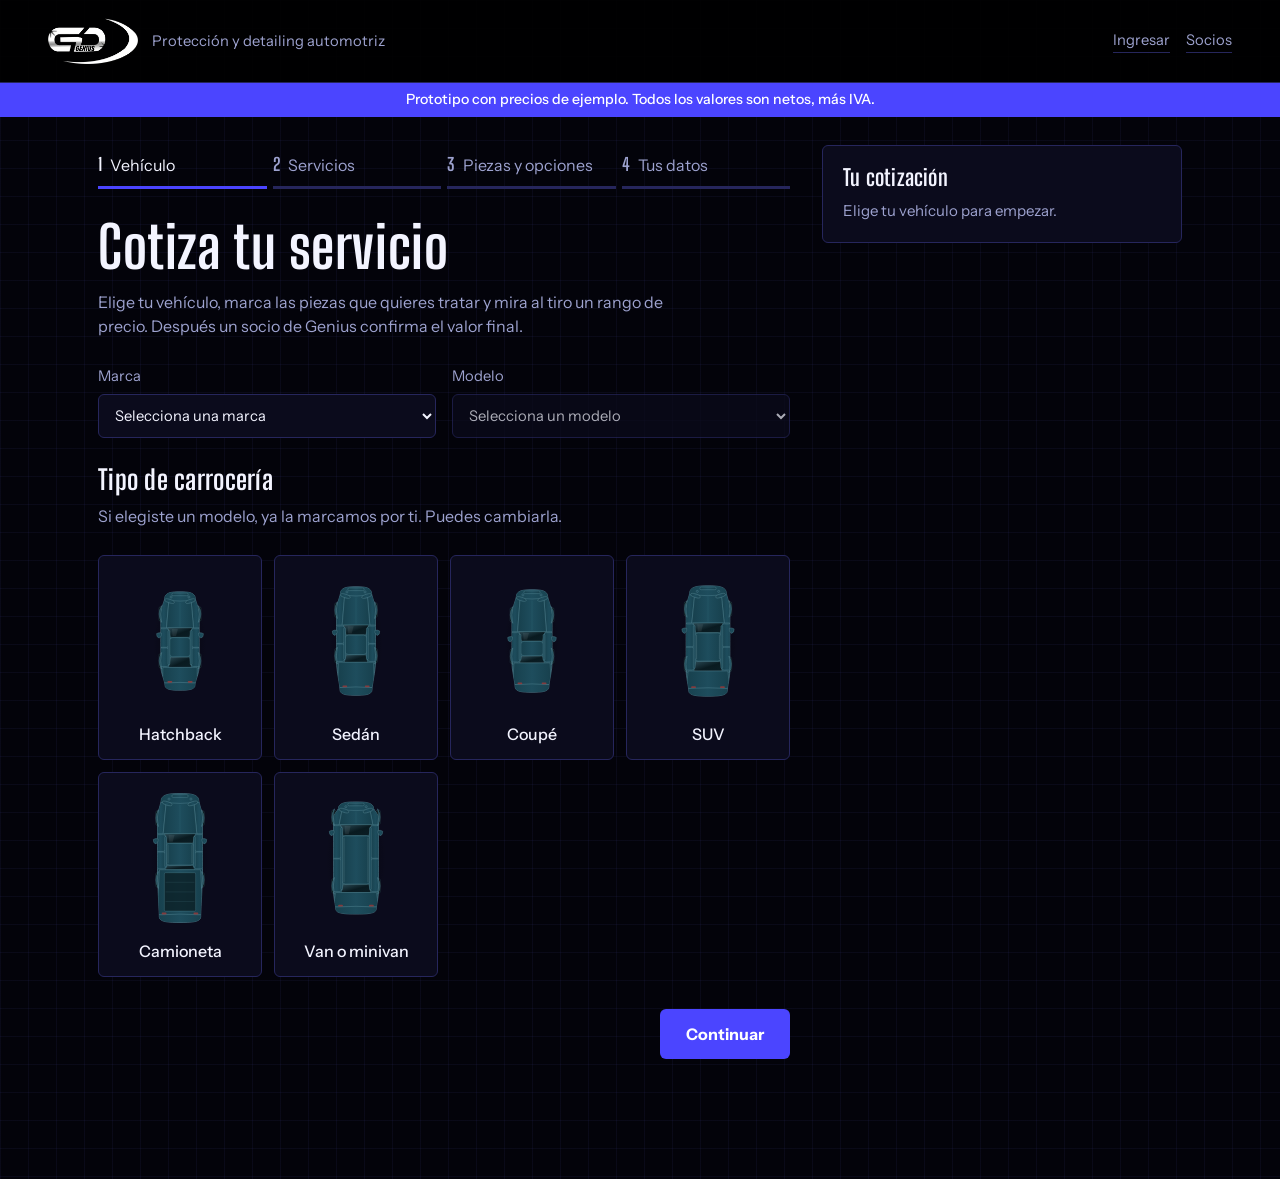
<file: index.html>
<!DOCTYPE html>
<html lang="es">
<head>
  <meta charset="utf-8">
  <meta name="viewport" content="width=device-width, initial-scale=1">
  <title>Cotiza tu servicio | Genius</title>
  <link rel="preconnect" href="https://fonts.googleapis.com">
  <link rel="preconnect" href="https://fonts.gstatic.com" crossorigin>
  <link href="https://fonts.googleapis.com/css2?family=Big+Shoulders+Display:wght@600;700;800&family=Instrument+Sans:wght@400;500;600;700&display=swap" rel="stylesheet">
  <link rel="stylesheet" href="css/cliente.css">
  <link rel="icon" type="image/png" href="img/favicon.png">
</head>
<body>
  <header class="top">
    <div class="marca"><img class="marca-logo" src="img/logo-genius.png" alt="Genius"><span>Protección y detailing automotriz</span></div>
    <nav class="top-links"><a class="admin-link" id="cuentaLink" href="cuenta.html">Mi cuenta</a><a class="admin-link" href="admin.html">Socios</a></nav>
  </header>
  <div class="aviso" id="aviso"></div>

  <main class="layout">
    <section class="principal" aria-live="polite">
      <nav class="pasos" id="pasos" aria-label="Pasos de la cotización"></nav>
      <div id="paso"></div>
    </section>
    <aside class="resumen" id="resumen" aria-label="Resumen de tu cotización"></aside>
  </main>

  <div class="barra-movil" id="barraMovil"></div>

  <script src="js/datos.js"></script>
  <script src="js/comun.js"></script>
  <script src="js/autos.js"></script>
  <script src="js/cotizador.js"></script>
</body>
</html>
</file>
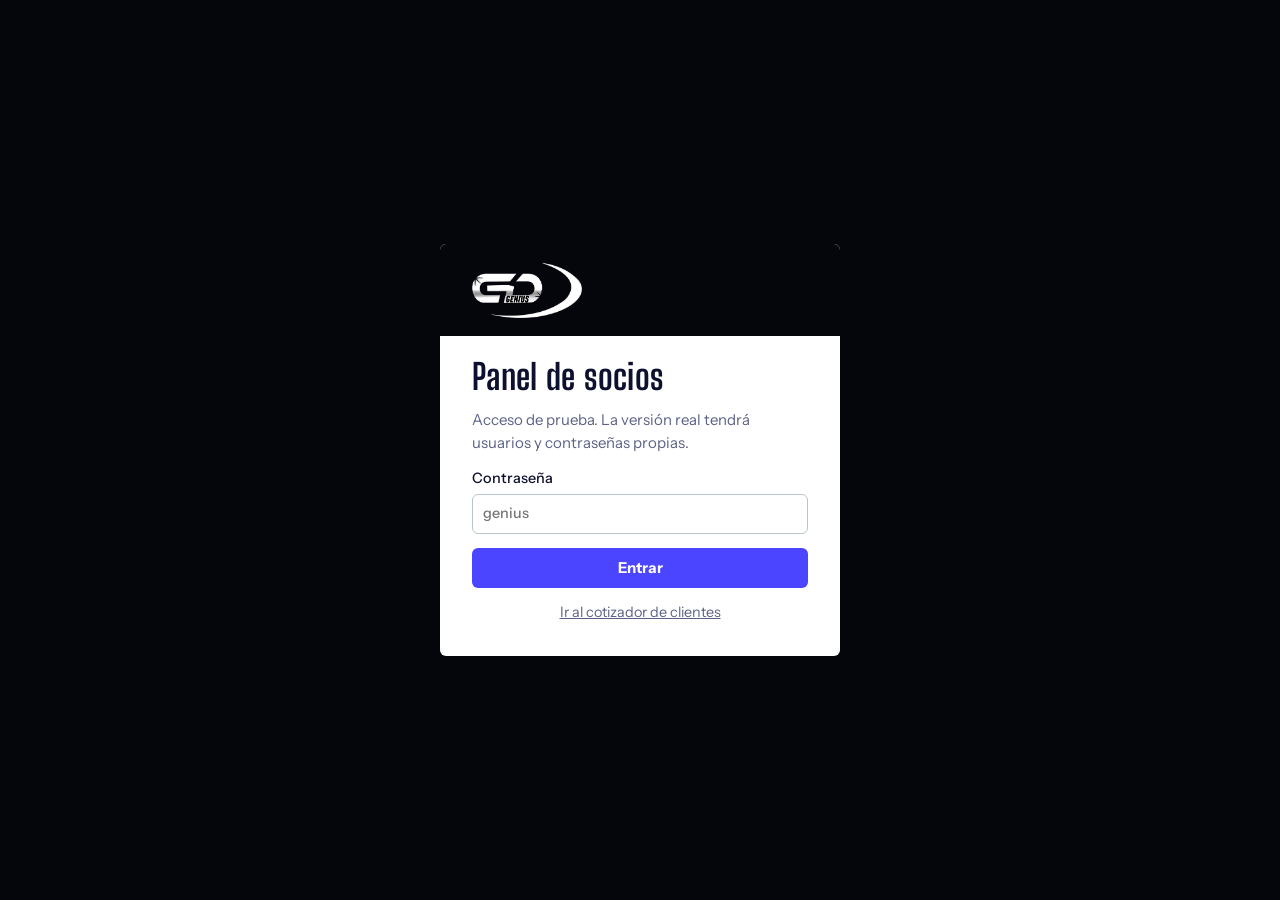
<file: admin.html>
<!DOCTYPE html>
<html lang="es">
<head>
  <meta charset="utf-8">
  <meta name="viewport" content="width=device-width, initial-scale=1">
  <title>Panel de socios | Genius</title>
  <link rel="preconnect" href="https://fonts.googleapis.com">
  <link rel="preconnect" href="https://fonts.gstatic.com" crossorigin>
  <link href="https://fonts.googleapis.com/css2?family=Big+Shoulders+Display:wght@600;700;800&family=Instrument+Sans:wght@400;500;600;700&display=swap" rel="stylesheet">
  <link rel="stylesheet" href="css/admin.css">
  <link rel="icon" type="image/png" href="img/favicon.png">
</head>
<body>
  <div id="login" class="login" hidden>
    <form id="loginForm" class="login-caja" autocomplete="off">
      <div class="login-marca"><img src="img/logo-genius.png" alt="Genius"></div>
      <h1>Panel de socios</h1>
      <p class="mute">Acceso de prueba. La versión real tendrá usuarios y contraseñas propias.</p>
      <label>Contraseña
        <input type="password" id="loginPass" placeholder="genius" autofocus>
      </label>
      <p class="error" id="loginError" hidden>Contraseña incorrecta. En el prototipo es: genius</p>
      <button class="btn" type="submit">Entrar</button>
      <a class="volver" href="index.html">Ir al cotizador de clientes</a>
    </form>
  </div>

  <div id="app" class="app" hidden>
    <aside class="lateral" id="lateral"></aside>
    <div class="cuerpo">
      <div class="banner-demo">
        <span>Datos de ejemplo guardados en este navegador.</span>
        <button type="button" id="btnReset" class="link-btn">Restablecer datos de ejemplo</button>
      </div>
      <div class="barra-sup"><div class="gbusca"><input id="gb" type="search" placeholder="Buscar cliente, folio o patente (Ctrl+K)" autocomplete="off" aria-label="Buscar en todo el panel"><div id="gbRes" class="gb-res" hidden></div></div></div>
      <main id="vista" class="vista"></main>
    </div>
  </div>

  <div id="modal" class="modal" hidden>
    <div class="modal-caja" role="dialog" aria-modal="true" id="modalCaja"></div>
  </div>
  <div id="toasts" class="toasts" aria-live="polite"></div>

  <script src="js/datos.js"></script>
  <script src="js/comun.js"></script>
  <script src="js/admin.js"></script>
</body>
</html>
</file>
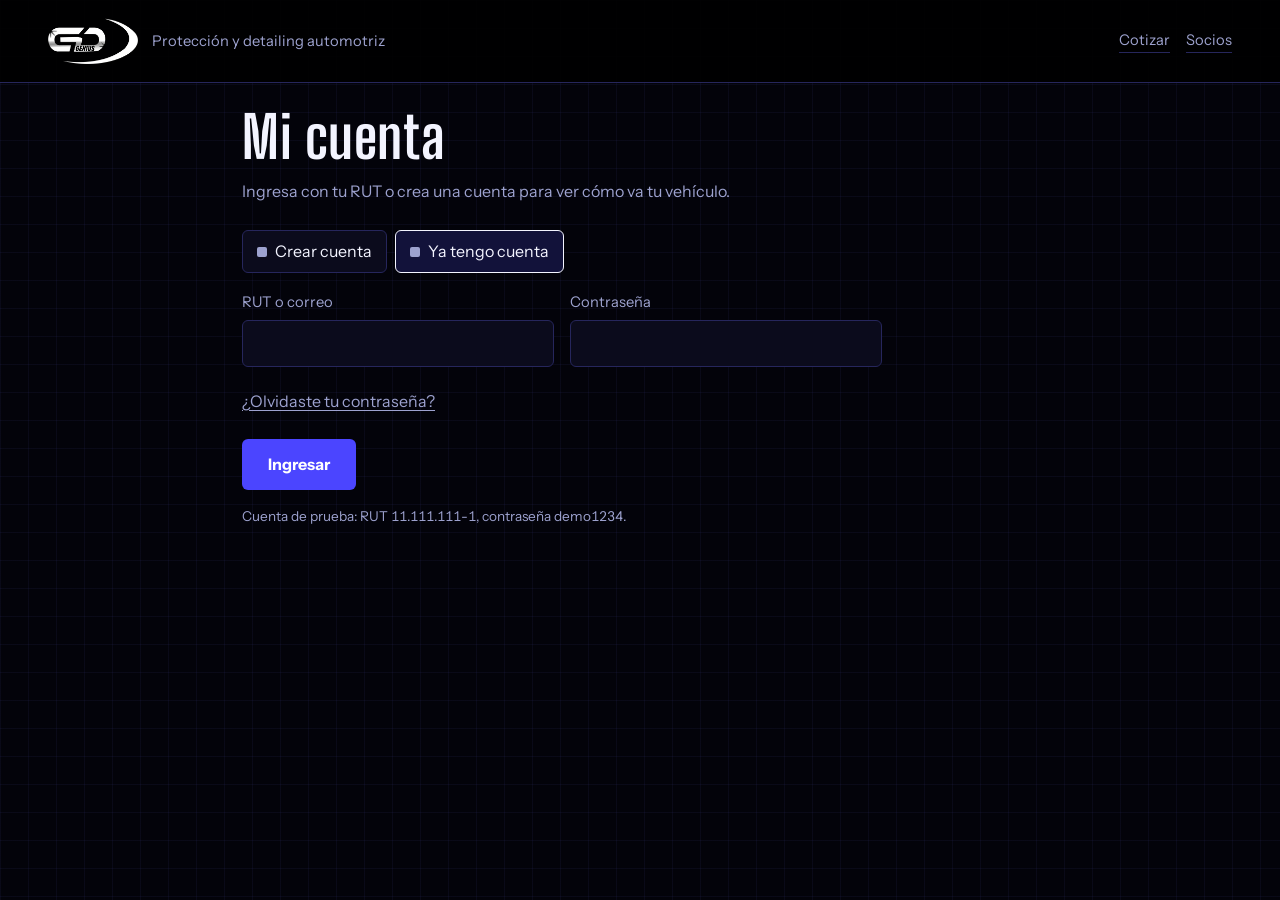
<file: cuenta.html>
<!DOCTYPE html>
<html lang="es">
<head>
  <meta charset="utf-8">
  <meta name="viewport" content="width=device-width, initial-scale=1">
  <title>Mi cuenta | Genius</title>
  <link rel="preconnect" href="https://fonts.googleapis.com">
  <link rel="preconnect" href="https://fonts.gstatic.com" crossorigin>
  <link href="https://fonts.googleapis.com/css2?family=Big+Shoulders+Display:wght@600;700;800&family=Instrument+Sans:wght@400;500;600;700&display=swap" rel="stylesheet">
  <link rel="stylesheet" href="css/cliente.css">
  <link rel="icon" type="image/png" href="img/favicon.png">
</head>
<body>
  <header class="top">
    <div class="marca"><img class="marca-logo" src="img/logo-genius.png" alt="Genius"><span>Protección y detailing automotriz</span></div>
    <nav class="top-links"><a class="admin-link" href="index.html">Cotizar</a><a class="admin-link" href="admin.html">Socios</a></nav>
  </header>
  <main class="cuenta" id="cuenta"></main>

  <script src="js/datos.js"></script>
  <script src="js/comun.js"></script>
  <script src="js/cuenta.js"></script>
</body>
</html>
</file>
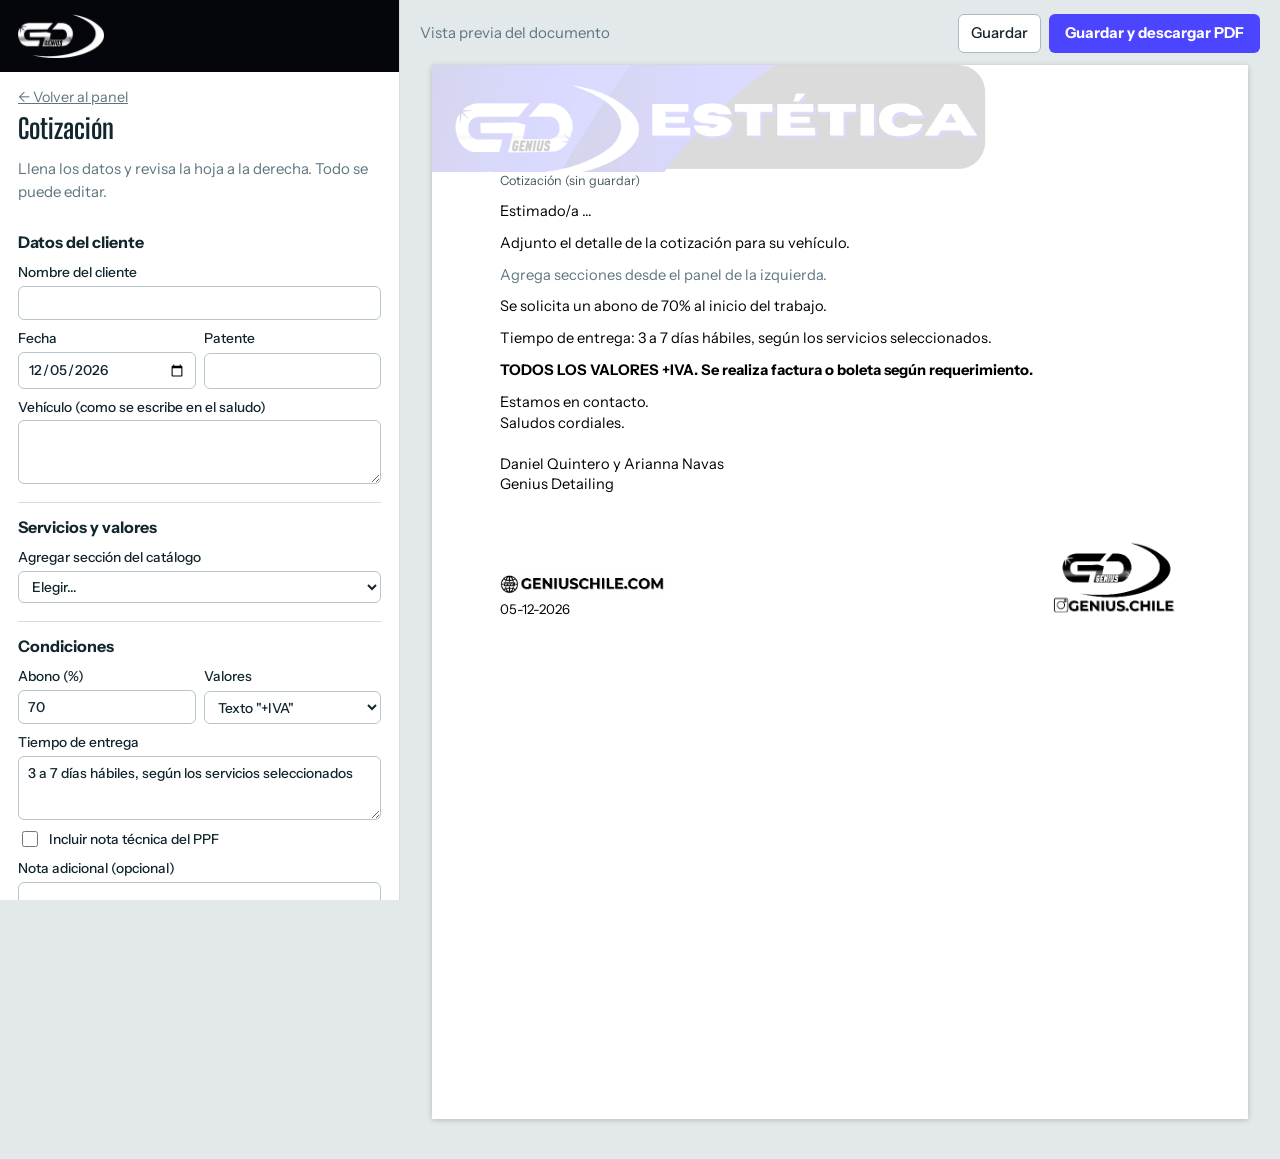
<file: documento.html>
<!DOCTYPE html>
<html lang="es">
<head>
  <meta charset="utf-8">
  <meta name="viewport" content="width=device-width, initial-scale=1">
  <title>Documento | Genius</title>
  <link rel="preconnect" href="https://fonts.googleapis.com">
  <link rel="preconnect" href="https://fonts.gstatic.com" crossorigin>
  <link href="https://fonts.googleapis.com/css2?family=Big+Shoulders+Display:wght@600;700;800&family=Instrument+Sans:wght@400;500;600;700&display=swap" rel="stylesheet">
  <link rel="stylesheet" href="css/documento.css">
  <style id="pagina"></style>
  <link rel="icon" type="image/png" href="img/favicon.png">
</head>
<body>
  <div class="editor">
    <aside class="panel" id="panel"></aside>
    <section class="mesa">
      <div class="barra">
        <span id="estado" class="mute">Vista previa del documento</span>
        <span class="acc">
          <button class="btn-sec" data-act="guardar">Guardar</button>
          <button class="btn" data-act="pdf">Guardar y descargar PDF</button>
        </span>
      </div>
      <div id="hoja" class="hoja"></div>
    </section>
  </div>
  <div id="toasts" class="toasts" aria-live="polite"></div>

  <script src="js/datos.js"></script>
  <script src="js/comun.js"></script>
  <script src="js/plantillas.js"></script>
  <script src="js/documento.js"></script>
</body>
</html>
</file>
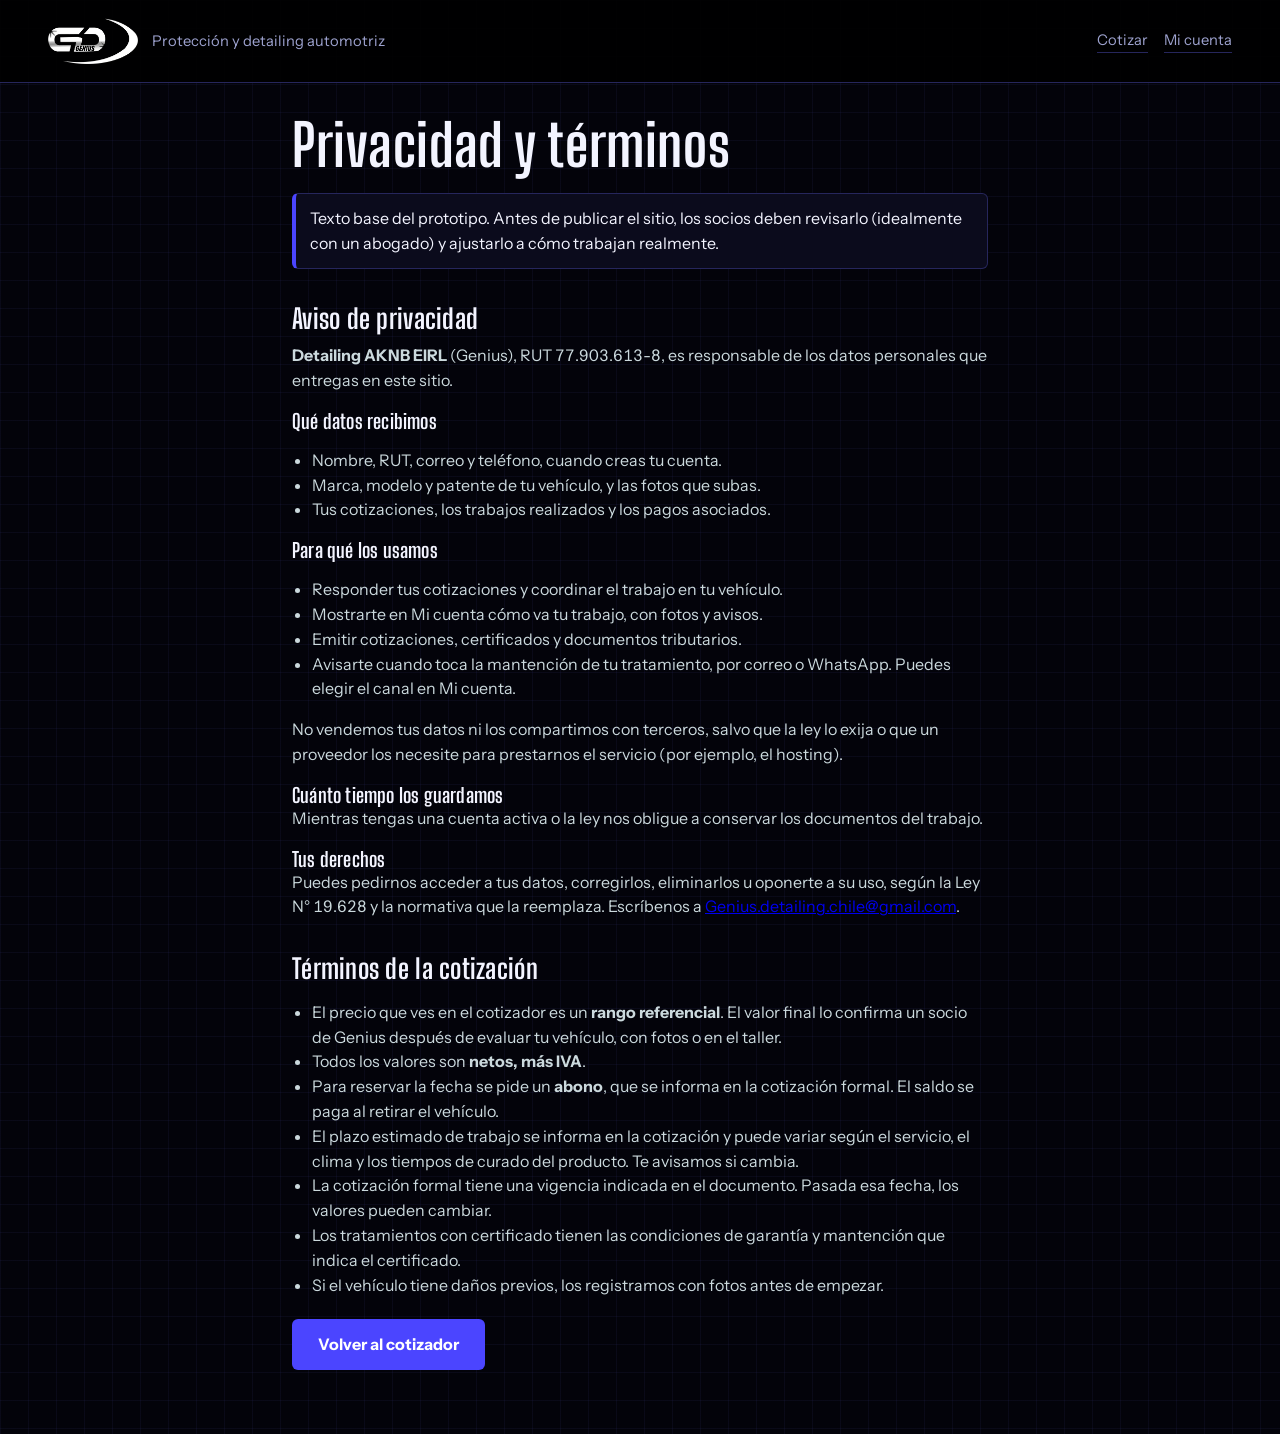
<file: privacidad.html>
<!DOCTYPE html>
<html lang="es">
<head>
  <meta charset="utf-8">
  <meta name="viewport" content="width=device-width, initial-scale=1">
  <title>Privacidad y términos | Genius</title>
  <link rel="preconnect" href="https://fonts.googleapis.com">
  <link rel="preconnect" href="https://fonts.gstatic.com" crossorigin>
  <link href="https://fonts.googleapis.com/css2?family=Big+Shoulders+Display:wght@600;700;800&family=Instrument+Sans:wght@400;500;600;700&display=swap" rel="stylesheet">
  <link rel="stylesheet" href="css/cliente.css">
  <link rel="icon" type="image/png" href="img/favicon.png">
</head>
<body>
  <header class="top">
    <div class="marca"><img class="marca-logo" src="img/logo-genius.png" alt="Genius"><span>Protección y detailing automotriz</span></div>
    <nav class="top-links"><a class="admin-link" href="index.html">Cotizar</a><a class="admin-link" href="cuenta.html">Mi cuenta</a></nav>
  </header>
  <main class="legal">
    <h1>Privacidad y términos</h1>
    <p class="nota-legal">Texto base del prototipo. Antes de publicar el sitio, los socios deben revisarlo (idealmente con un abogado) y ajustarlo a cómo trabajan realmente.</p>

    <h2 id="privacidad">Aviso de privacidad</h2>
    <p><b data-emp="razonSocial">Detailing AKNB EIRL</b> (Genius), RUT <span data-emp="rut">77.903.613-8</span>, es responsable de los datos personales que entregas en este sitio.</p>
    <h3 style="margin-top:18px">Qué datos recibimos</h3>
    <ul>
      <li>Nombre, RUT, correo y teléfono, cuando creas tu cuenta.</li>
      <li>Marca, modelo y patente de tu vehículo, y las fotos que subas.</li>
      <li>Tus cotizaciones, los trabajos realizados y los pagos asociados.</li>
    </ul>
    <h3 style="margin-top:18px">Para qué los usamos</h3>
    <ul>
      <li>Responder tus cotizaciones y coordinar el trabajo en tu vehículo.</li>
      <li>Mostrarte en Mi cuenta cómo va tu trabajo, con fotos y avisos.</li>
      <li>Emitir cotizaciones, certificados y documentos tributarios.</li>
      <li>Avisarte cuando toca la mantención de tu tratamiento, por correo o WhatsApp. Puedes elegir el canal en Mi cuenta.</li>
    </ul>
    <p style="margin-top:14px">No vendemos tus datos ni los compartimos con terceros, salvo que la ley lo exija o que un proveedor los necesite para prestarnos el servicio (por ejemplo, el hosting).</p>
    <h3 style="margin-top:18px">Cuánto tiempo los guardamos</h3>
    <p>Mientras tengas una cuenta activa o la ley nos obligue a conservar los documentos del trabajo.</p>
    <h3 style="margin-top:18px">Tus derechos</h3>
    <p>Puedes pedirnos acceder a tus datos, corregirlos, eliminarlos u oponerte a su uso, según la Ley N° 19.628 y la normativa que la reemplaza. Escríbenos a <a href="#" data-correo>nuestro correo</a>.</p>

    <h2 id="terminos">Términos de la cotización</h2>
    <ul>
      <li>El precio que ves en el cotizador es un <b>rango referencial</b>. El valor final lo confirma un socio de Genius después de evaluar tu vehículo, con fotos o en el taller.</li>
      <li>Todos los valores son <b>netos, más IVA</b>.</li>
      <li>Para reservar la fecha se pide un <b>abono</b>, que se informa en la cotización formal. El saldo se paga al retirar el vehículo.</li>
      <li>El plazo estimado de trabajo se informa en la cotización y puede variar según el servicio, el clima y los tiempos de curado del producto. Te avisamos si cambia.</li>
      <li>La cotización formal tiene una vigencia indicada en el documento. Pasada esa fecha, los valores pueden cambiar.</li>
      <li>Los tratamientos con certificado tienen las condiciones de garantía y mantención que indica el certificado.</li>
      <li>Si el vehículo tiene daños previos, los registramos con fotos antes de empezar.</li>
    </ul>
    <p style="margin-top:22px"><a class="btn" href="index.html">Volver al cotizador</a></p>
  </main>
  <script src="js/plantillas.js"></script>
  <script>
    (function () {
      var e = window.GENIUS_PLANTILLAS && window.GENIUS_PLANTILLAS.empresa; if (!e) return;
      document.querySelectorAll('[data-emp]').forEach(function (n) { if (e[n.dataset.emp]) n.textContent = e[n.dataset.emp]; });
      document.querySelectorAll('[data-correo]').forEach(function (a) { a.href = 'mailto:' + e.correo; a.textContent = e.correo; });
    })();
  </script>
</body>
</html>
</file>
<file: css/cliente.css>
:root {
  --bg: #03030A;
  --bg-2: #0B0B1C;
  --bg-3: #12123A;
  --line: #26265C;
  --ink: #F3F4FF;
  --mute: #9DA2CF;
  --tape: #4B45FF;
  --tape-text: #9AA0FF;
  --cyan: #A8AEE8;
  --coral: #FF8F7A;
  --ok: #6FD3A0;
  --err: #FF8A7A;
  --r: 6px;
}
* { box-sizing: border-box; }
html { scroll-behavior: smooth; }
body {
  margin: 0;
  background-color: var(--bg);
  background-image:
    linear-gradient(rgba(110, 115, 255, .06) 1px, transparent 1px),
    linear-gradient(90deg, rgba(110, 115, 255, .06) 1px, transparent 1px);
  background-size: 28px 28px;
  color: var(--ink);
  font-family: 'Instrument Sans', system-ui, -apple-system, 'Segoe UI', sans-serif;
  font-size: 16px;
  line-height: 1.55;
  font-variant-numeric: tabular-nums;
}
h1, h2, h3 {
  font-family: 'Big Shoulders Display', 'Arial Narrow', Impact, sans-serif;
  font-weight: 700;
  letter-spacing: .01em;
  line-height: 1.05;
  margin: 0;
}
h1 { font-size: clamp(2.4rem, 5vw, 3.6rem); }
h2 { font-size: 1.7rem; margin-bottom: .6rem; }
h3 { font-size: 1.25rem; }
p { margin: 0; }
button, input, select, textarea { font: inherit; color: inherit; }
:focus-visible { outline: 2px solid var(--tape); outline-offset: 2px; }

/* ---------- cabecera ---------- */
.top {
  display: flex; justify-content: space-between; align-items: center;
  padding: 18px clamp(16px, 4vw, 48px);
  border-bottom: 1px solid var(--line);
  background: rgba(0, 0, 0, .9);
}
.marca { display: flex; align-items: center; gap: 14px; }
.marca-logo { height: 46px; width: auto; display: block; }
.marca b {
  font-family: 'Big Shoulders Display', sans-serif; font-size: 1.9rem; font-weight: 800; letter-spacing: .08em;
}
.marca span { color: var(--mute); font-size: .92rem; }
.admin-link { color: var(--mute); text-decoration: none; font-size: .92rem; border-bottom: 1px solid var(--line); }
.admin-link:hover { color: var(--ink); border-color: var(--tape); }
.aviso {
  background: var(--tape); color: #fff; text-align: center;
  font-size: .88rem; padding: 6px 12px; font-weight: 500;
}

/* ---------- estructura ---------- */
.layout {
  display: grid; grid-template-columns: minmax(0, 1fr) 360px; gap: 32px;
  max-width: 1180px; margin: 0 auto; padding: 28px clamp(16px, 4vw, 48px) 120px;
}
@media (max-width: 960px) { .layout { grid-template-columns: 1fr; } }

.pasos { display: flex; gap: 6px; margin-bottom: 28px; flex-wrap: wrap; }
.paso-ind {
  flex: 1 1 130px; background: none; border: 0; border-bottom: 3px solid var(--line);
  text-align: left; padding: 6px 0 8px; color: var(--mute); cursor: default;
}
.paso-ind .n { font-family: 'Big Shoulders Display', sans-serif; font-size: 1.1rem; font-weight: 700; margin-right: 8px; }
.paso-ind.on { color: var(--ink); border-color: var(--tape); }
.paso-ind.hecho { color: var(--ink); border-color: var(--cyan); cursor: pointer; }
.paso-ind.hecho:hover { border-color: var(--tape); }

.sub { color: var(--mute); max-width: 56ch; margin: 12px 0 26px; }
.campos { display: grid; grid-template-columns: repeat(auto-fit, minmax(220px, 1fr)); gap: 16px; margin-bottom: 28px; }
label.campo { display: flex; flex-direction: column; gap: 6px; color: var(--mute); font-size: .92rem; }
input[type=text], input[type=tel], input[type=email], select, textarea {
  background: var(--bg-2); border: 1px solid var(--line); border-radius: var(--r);
  padding: 11px 12px; color: var(--ink); width: 100%;
}
select option { background: var(--bg-2); }
textarea { min-height: 96px; resize: vertical; }
input::placeholder, textarea::placeholder { color: #5f7a84; }

/* ---------- carrocerías ---------- */
.carrocerias { display: grid; grid-template-columns: repeat(auto-fill, minmax(150px, 1fr)); gap: 12px; margin-bottom: 8px; }
.car-card {
  background: var(--bg-2); border: 1px solid var(--line); border-radius: var(--r);
  padding: 10px 8px 12px; cursor: pointer; display: flex; flex-direction: column; align-items: center; gap: 6px;
  transition: border-color .15s, background .15s;
}
.car-card:hover { border-color: var(--cyan); }
.car-card.on { border-color: var(--tape); background: var(--bg-3); box-shadow: inset 0 0 0 1px var(--tape); }
.car-card .auto-svg { width: 100%; height: 150px; pointer-events: none; }
.car-card span { font-weight: 500; }

/* ---------- servicios ---------- */
.servicios { display: grid; grid-template-columns: repeat(auto-fill, minmax(260px, 1fr)); gap: 12px; }
.serv {
  text-align: left; background: var(--bg-2); border: 1px solid var(--line); border-radius: var(--r);
  padding: 16px; cursor: pointer; display: flex; flex-direction: column; gap: 8px; position: relative;
  transition: border-color .15s, background .15s;
}
.serv:hover { border-color: var(--cyan); }
.serv.on { border-color: var(--tape); background: var(--bg-3); }
.serv h3 { padding-right: 28px; }
.serv p { color: var(--mute); font-size: .92rem; }
.serv .desde { margin-top: auto; padding-top: 6px; font-weight: 600; }
.serv .desde small { color: var(--mute); font-weight: 400; }
.serv .check {
  position: absolute; top: 14px; right: 14px; width: 20px; height: 20px; border-radius: 4px;
  border: 1.5px solid var(--line); display: grid; place-items: center; font-size: 13px; color: #fff;
}
.serv.on .check { background: var(--tape); border-color: var(--tape); }

/* ---------- piezas ---------- */
.tabs { display: flex; flex-wrap: wrap; gap: 8px; margin-bottom: 20px; }
.tab {
  background: var(--bg-2); border: 1px solid var(--line); border-radius: var(--r);
  padding: 8px 14px; cursor: pointer; display: flex; align-items: center; gap: 8px;
}
.tab::before { content: ''; width: 10px; height: 10px; border-radius: 2px; background: var(--c, var(--mute)); }
.tab.on { border-color: var(--ink); background: var(--bg-3); }
.tab .ok { color: var(--ok); font-weight: 700; }
.editor { display: grid; grid-template-columns: minmax(0, 340px) minmax(0, 1fr); gap: 28px; align-items: start; }
@media (max-width: 700px) { .editor { grid-template-columns: 1fr; } }
.auto { background: rgba(8, 21, 26, .6); border: 1px solid var(--line); border-radius: var(--r); padding: 8px; }
.auto .auto-svg { width: 100%; height: auto; display: block; }
.auto .pieza { cursor: pointer; transition: filter .12s; }
.auto .pieza:hover { filter: brightness(1.5); }
.etq { text-align: center; color: var(--mute); font-size: .92rem; min-height: 1.6em; margin-top: 8px; }
.lateral h3 { margin-bottom: 10px; }
.botones { display: flex; flex-wrap: wrap; gap: 8px; margin-bottom: 16px; }
.btn-sec {
  background: none; border: 1px solid var(--line); border-radius: var(--r); padding: 8px 12px; cursor: pointer;
}
.btn-sec:hover { border-color: var(--tape); }
.sel-lista { color: var(--mute); font-size: .94rem; max-width: 46ch; }
.sel-lista b { color: var(--ink); font-weight: 600; }
.info-box { border: 1px dashed var(--line); border-radius: var(--r); padding: 18px; color: var(--mute); max-width: 56ch; }
.info-box b { color: var(--ink); }

.opciones { display: flex; flex-direction: column; gap: 10px; max-width: 640px; }
.opt {
  display: grid; grid-template-columns: auto 1fr auto; gap: 14px; align-items: center;
  background: var(--bg-2); border: 1px solid var(--line); border-radius: var(--r); padding: 14px 16px; cursor: pointer;
}
.opt:hover { border-color: var(--cyan); }
.opt.on { border-color: var(--tape); background: var(--bg-3); }
.opt input { accent-color: var(--tape); width: 18px; height: 18px; }
.opt .t { display: flex; flex-direction: column; }
.opt .t small { color: var(--mute); }
.opt .p { font-weight: 600; white-space: nowrap; }

/* ---------- formulario final ---------- */
.form-grid { display: grid; grid-template-columns: repeat(auto-fit, minmax(240px, 1fr)); gap: 16px; }
.form-grid .ancho { grid-column: 1 / -1; }
.radios { display: flex; flex-wrap: wrap; gap: 10px; }
.radios label {
  flex: 1 1 240px; border: 1px solid var(--line); border-radius: var(--r); padding: 12px 14px; cursor: pointer;
  display: flex; gap: 10px; align-items: flex-start; background: var(--bg-2);
}
.radios label.on { border-color: var(--tape); background: var(--bg-3); }
.radios input { accent-color: var(--tape); margin-top: 4px; }
.radios small { display: block; color: var(--mute); }
.fotos-nota { color: var(--mute); font-size: .88rem; margin-top: 6px; }

.acciones { display: flex; justify-content: space-between; align-items: center; margin-top: 32px; gap: 12px; flex-wrap: wrap; }
.btn {
  background: var(--tape); color: #fff; border: 0; border-radius: var(--r); padding: 13px 26px;
  font-weight: 700; cursor: pointer; font-size: 1rem;
}
.btn:hover { background: #ffd757; }
.btn-link { background: none; border: 0; color: var(--mute); cursor: pointer; padding: 10px 0; text-decoration: underline; text-underline-offset: 3px; }
.btn-link:hover { color: var(--ink); }
.error { color: var(--err); margin-top: 14px; }

/* ---------- resumen ---------- */
.resumen {
  align-self: start; position: sticky; top: 16px;
  background: var(--bg-2); border: 1px solid var(--line); border-radius: var(--r); padding: 20px;
}
@media (max-width: 960px) { .resumen { position: static; } }
.resumen h2 { font-size: 1.4rem; }
.res-veh { color: var(--mute); margin-bottom: 14px; }
.res-veh b { color: var(--ink); }
.res-vacio { color: var(--mute); font-size: .94rem; }
.res-linea { padding: 12px 0; border-top: 1px solid var(--line); }
.res-linea .nombre { font-weight: 600; display: flex; justify-content: space-between; gap: 12px; }
.res-linea .det { color: var(--mute); font-size: .86rem; margin-top: 2px; }
.res-linea .desc { color: var(--ok); font-size: .86rem; }
.res-total { border-top: 2px solid var(--tape); padding-top: 14px; margin-top: 4px; }
.res-total .lbl { color: var(--mute); font-size: .9rem; }
.res-total .rango { font-family: 'Big Shoulders Display', sans-serif; font-size: 2rem; font-weight: 700; line-height: 1.1; }
.res-nota { color: var(--mute); font-size: .82rem; margin-top: 10px; }

.barra-movil {
  display: none; position: fixed; left: 0; right: 0; bottom: 0; z-index: 10;
  background: var(--bg-2); border-top: 2px solid var(--tape); padding: 10px 16px;
  justify-content: space-between; align-items: center; gap: 12px;
}
.barra-movil .rango { font-family: 'Big Shoulders Display', sans-serif; font-size: 1.3rem; font-weight: 700; }
@media (max-width: 960px) { .barra-movil { display: flex; } }

/* ---------- confirmación ---------- */
.ok-box { border: 1px solid var(--ok); border-radius: var(--r); padding: 24px; background: rgba(111, 211, 160, .06); }
.folio {
  display: inline-block; margin: 14px 0; padding: 6px 14px; border: 1.5px solid var(--tape); border-radius: 4px;
  font-family: 'Big Shoulders Display', sans-serif; font-size: 1.6rem; font-weight: 700; color: var(--tape-text);
}
.ok-box p + p { margin-top: 10px; }
.ok-acciones { display: flex; flex-wrap: wrap; gap: 12px; margin-top: 22px; align-items: center; }
a.btn { text-decoration: none; display: inline-block; }

@media (prefers-reduced-motion: reduce) {
  html { scroll-behavior: auto; }
  * { transition: none !important; }
}

@media (max-width: 560px) {
  .marca span { display: none; }
}

/* ---------- cuenta y acceso ---------- */
.top-links { display: flex; gap: 16px; align-items: baseline; }
.sesion-box { display: flex; justify-content: space-between; align-items: center; gap: 12px; flex-wrap: wrap; background: var(--bg-2); border: 1px solid var(--line); border-radius: var(--r); padding: 10px 14px; margin-bottom: 18px; }
.auth { max-width: 640px; }
.auth-tabs { margin-bottom: 18px; }
.auth input { background: var(--bg-2); border: 1px solid var(--line); border-radius: var(--r); padding: 11px 12px; width: 100%; color: var(--ink); }
.auth-nota { color: var(--mute); font-size: .85rem; margin: 0; }
.fotos-nota { color: var(--mute); font-size: .85rem; }
#fotosPrev .minis { margin-top: 10px; }

/* ---------- página Mi cuenta ---------- */
.cuenta { max-width: 860px; margin: 0 auto; padding: 24px clamp(16px, 4vw, 32px) 64px; }
.cuenta h1 { margin-bottom: 6px; }
.cuenta h2 { margin: 36px 0 12px; }
.cuenta-cab { display: flex; justify-content: space-between; align-items: flex-end; gap: 12px; flex-wrap: wrap; }
.vacio-c { background: var(--bg-2); border: 1px dashed var(--line); border-radius: var(--r); padding: 22px; color: var(--mute); }
.tarjeta-c { background: var(--bg-2); border: 1px solid var(--line); border-radius: var(--r); padding: 18px; margin-bottom: 16px; }
.tarjeta-c header { display: flex; justify-content: space-between; gap: 10px; flex-wrap: wrap; margin-bottom: 14px; }
.tarjeta-c header b { font-size: 1.1rem; }
.tarjeta-c .mute { color: var(--mute); font-size: .92rem; }
.progreso { margin: 8px 0 14px; }
.progreso-barra { height: 10px; background: var(--bg-3); border-radius: 5px; overflow: hidden; }
.progreso-barra i { display: block; height: 100%; background: var(--tape); transition: width .4s; }
.etapas { list-style: none; margin: 14px 0 0; padding: 0; display: grid; grid-template-columns: repeat(6, 1fr); gap: 6px; }
.etapas li { font-size: .8rem; color: var(--mute); text-align: center; display: grid; gap: 6px; justify-items: center; }
.etapas li::before { content: ''; width: 14px; height: 14px; border-radius: 50%; border: 2px solid var(--line); background: var(--bg); }
.etapas li.hecha { color: var(--ink); }
.etapas li.hecha::before { background: var(--ok); border-color: var(--ok); }
.etapas li.actual { color: var(--tape-text); font-weight: 600; }
.etapas li.actual::before { background: var(--tape); border-color: var(--tape); box-shadow: 0 0 0 4px rgba(75, 69, 255, .3); }
.etapa-actual { background: var(--bg-3); border-left: 4px solid var(--tape); padding: 12px 14px; border-radius: 0 var(--r) var(--r) 0; margin-top: 14px; }
.etapa-actual b { display: block; font-size: 1.05rem; margin-bottom: 2px; }
.pagos-c { display: flex; gap: 8px; flex-wrap: wrap; margin-top: 12px; font-size: .88rem; }
.pagos-c span { background: var(--bg); border: 1px solid var(--line); border-radius: 12px; padding: 2px 10px; color: var(--mute); }
.pagos-c span.ok { color: var(--ok); border-color: var(--ok); }
.avances { margin-top: 18px; border-top: 1px solid var(--line); padding-top: 12px; }
.avances h3 { margin-bottom: 10px; }
.avance { border-left: 2px solid var(--line); padding: 0 0 14px 14px; margin-left: 4px; }
.avance .fecha { color: var(--mute); font-size: .85rem; }
.insignia { align-self: flex-start; display: inline-block; font-size: .8rem; font-weight: 600; padding: 1px 10px; border-radius: 10px; background: var(--bg-3); color: var(--ink); }
.insignia.ok { background: rgba(111, 211, 160, .16); color: var(--ok); }
.insignia.no { background: rgba(255, 138, 122, .16); color: var(--err); }
.insignia.cur { background: rgba(75, 69, 255, .22); color: var(--tape-text); }
.fila-cot { display: flex; justify-content: space-between; gap: 10px; flex-wrap: wrap; align-items: center; }

@media (max-width: 640px) {
  .etapas { grid-template-columns: 1fr; gap: 10px; }
  .etapas li { grid-template-columns: 18px 1fr; text-align: left; justify-items: start; align-items: center; }
  .top { flex-wrap: wrap; gap: 8px; }
}

/* ==========================================================
   Línea de tiempo de servicios y transiciones
   ========================================================== */
.fases { display: flex; align-items: center; margin: 6px 0 22px; overflow-x: auto; padding: 4px 2px 8px; scrollbar-width: none; }
.fases::-webkit-scrollbar { display: none; }
.fase { display: flex; align-items: center; gap: 8px; background: none; border: 0; color: var(--mute); cursor: pointer; padding: 4px 2px; flex: 0 0 auto; font: inherit; transition: color .3s; }
.fase-dot {
  width: 30px; height: 30px; border-radius: 50%; display: grid; place-items: center; font-weight: 700; font-size: .88rem;
  border: 2px solid var(--line); background: var(--bg-2); color: var(--mute);
  transition: background .35s, border-color .35s, color .35s, transform .35s cubic-bezier(.3,1.5,.5,1), box-shadow .35s;
}
.fase-txt { font-weight: 600; font-size: .92rem; white-space: nowrap; }
.fase.activa { color: var(--ink); }
.fase.activa .fase-dot { border-color: var(--c); color: var(--c); transform: scale(1.12); box-shadow: 0 0 0 4px color-mix(in srgb, var(--c) 22%, transparent); }
.fase.hecha { color: var(--ink); }
.fase.hecha .fase-dot { background: var(--c); border-color: var(--c); color: #0D1B21; }
.fase:hover .fase-dot { border-color: var(--c); }
.fase:focus-visible { outline: 2px solid var(--tape); outline-offset: 3px; border-radius: 20px; }
.fase-linea { flex: 1 1 24px; min-width: 24px; max-width: 90px; height: 2px; background: var(--line); margin: 0 8px; border-radius: 2px; overflow: hidden; }
.fase-linea i { display: block; height: 100%; background: var(--tape); transition: width .5s cubic-bezier(.3,.7,.3,1); }
.fase-cuerpo { min-height: 120px; }

.chips-p { display: flex; flex-wrap: wrap; gap: 8px; margin: 12px 0; }
.chip-p {
  background: var(--bg-2); color: var(--ink); border: 1px solid var(--line); border-radius: 999px; padding: 8px 14px; font: inherit; font-size: .9rem; cursor: pointer;
  transition: background .2s, border-color .2s, color .2s, transform .15s;
}
.chip-p:hover { border-color: var(--c, var(--tape)); }
.chip-p:active { transform: scale(.95); }
.chip-p.on { background: var(--c, var(--tape)); border-color: var(--c, var(--tape)); color: #0D1B21; font-weight: 600; }
.chip-p:focus-visible { outline: 2px solid var(--tape); outline-offset: 2px; }
.sel-lista { color: var(--mute); font-size: .9rem; }
.pista { color: var(--mute); font-size: .88rem; flex: 1 1 140px; text-align: center; min-height: 1.2em; }

.btn { transition: background .2s, transform .15s, box-shadow .25s, opacity .25s; }
.btn:active { transform: scale(.97); }
.btn:disabled { opacity: .35; cursor: not-allowed; background: var(--tape); transform: none; }
.btn.lista { animation: latido 1.8s ease-in-out 2; }
.btn-sec { transition: border-color .2s, transform .15s; }
.btn-sec:active { transform: scale(.97); }
.btn-link { transition: color .2s; }
.tab { transition: border-color .2s, background .25s, transform .15s; }
.tab:active { transform: scale(.97); }

.res-linea.nueva { animation: linea-entra .45s cubic-bezier(.2,.8,.3,1); }
.pieza { transition: opacity .25s; }
.pieza.pulse { transform-box: fill-box; transform-origin: center; animation: pieza-pulso .5s ease-out; }

.anim-der { animation: entra-der .38s cubic-bezier(.2,.8,.3,1) both; }
.anim-izq { animation: entra-izq .38s cubic-bezier(.2,.8,.3,1) both; }
.anim-sube { animation: entra-sube .4s cubic-bezier(.2,.8,.3,1) both; }
.auth { animation: entra-sube .4s cubic-bezier(.2,.8,.3,1) both; }

@keyframes entra-der { from { opacity: 0; transform: translateX(28px); } to { opacity: 1; transform: none; } }
@keyframes entra-izq { from { opacity: 0; transform: translateX(-28px); } to { opacity: 1; transform: none; } }
@keyframes entra-sube { from { opacity: 0; transform: translateY(12px); } to { opacity: 1; transform: none; } }
@keyframes linea-entra { from { opacity: 0; transform: translateY(-8px); background: rgba(75,69,255,.25); } to { opacity: 1; transform: none; background: transparent; } }
@keyframes pieza-pulso { 0% { transform: scale(1); } 40% { transform: scale(1.04); filter: brightness(1.4); } 100% { transform: scale(1); } }
@keyframes latido { 0%,100% { box-shadow: 0 0 0 0 rgba(75,69,255,.6); } 50% { box-shadow: 0 0 0 9px rgba(75,69,255,0); } }

@view-transition { navigation: auto; }
::view-transition-old(root) { animation: .18s ease-out both vt-sale; }
::view-transition-new(root) { animation: .28s ease-out both vt-entra; }
@keyframes vt-sale { to { opacity: 0; } }
@keyframes vt-entra { from { opacity: 0; } }

@media (max-width: 560px) {
  .fase-txt { display: none; }
  .fase.activa .fase-txt { display: inline; }
  .fase-linea { min-width: 14px; margin: 0 4px; }
  .acciones { flex-wrap: wrap; }
  .pista { order: 3; flex-basis: 100%; }
}
@media (prefers-reduced-motion: reduce) {
  *, *::before, *::after { animation: none !important; transition: none !important; }
  @view-transition { navigation: none; }
}

/* Mi cuenta */
.progreso-barra i { animation: barra-crece .9s cubic-bezier(.3,.7,.3,1) .15s both; }
@keyframes barra-crece { from { width: 0; } }
#cuenta > .tarjeta-c, main > .tarjeta-c, .tarjeta-c { animation: entra-sube .45s cubic-bezier(.2,.8,.3,1) both; }
.tarjeta-c:nth-of-type(2) { animation-delay: .06s; }
.tarjeta-c:nth-of-type(3) { animation-delay: .12s; }
.tarjeta-c:nth-of-type(n+4) { animation-delay: .18s; }
.etapas li::before { transition: background .3s, border-color .3s, box-shadow .3s; }
.etapas li.actual::before { animation: latido 2s ease-in-out 3; }
.ok-box { animation: entra-sube .45s cubic-bezier(.2,.8,.3,1) both; }

/* borrador, vehículos guardados, aceptación */
.borrador { display: flex; justify-content: space-between; align-items: center; gap: 14px; flex-wrap: wrap; background: var(--bg-2); border: 1px solid var(--tape); border-left-width: 4px; border-radius: var(--r); padding: 14px 16px; margin: 0 0 22px; animation: entra-sube .4s cubic-bezier(.2,.8,.3,1) both; }
.borrador span { color: var(--mute); font-size: .92rem; }
.borrador-acc { display: flex; align-items: center; gap: 14px; }
.mis-veh { margin: 0 0 18px; }
.mis-veh .chips-p { margin: 4px 0 0; }
.acepto { display: flex; gap: 10px; align-items: flex-start; grid-column: 1 / -1; color: var(--mute); font-size: .9rem; cursor: pointer; }
.acepto input { margin-top: 4px; accent-color: var(--tape); width: 18px; height: 18px; flex: 0 0 auto; }
.acepto a { color: var(--ink); text-underline-offset: 3px; }
.acepto-reg { margin-top: 4px; }

/* documento legal */
.legal { max-width: 760px; margin: 0 auto; padding: 32px clamp(16px, 4vw, 32px) 64px; }
.legal h1 { margin-bottom: 8px; }
.legal h2 { margin-top: 36px; }
.legal p, .legal li { color: #CBD9DD; }
.legal ul { padding-left: 20px; }
.legal .nota-legal { background: var(--bg-2); border: 1px solid var(--line); border-left: 4px solid var(--tape); padding: 12px 14px; border-radius: var(--r); color: var(--ink); margin: 18px 0; }
.ok-msg { color: var(--ok); }
.demo-codigo { background: var(--bg-3); border: 1px dashed var(--tape); border-radius: var(--r); padding: 10px 12px; font-size: .9rem; }
.demo-codigo b { color: var(--tape-text); letter-spacing: .15em; font-size: 1.1rem; }

/* Mi cuenta: novedades, entrega, mantenciones, documentos */
.cnt-c { background: var(--tape); color: #fff; font-family: 'Instrument Sans', sans-serif; font-size: .78rem; font-weight: 700; padding: 2px 9px; border-radius: 999px; vertical-align: middle; margin-left: 6px; }
.novedad { background: var(--bg-2); border: 1px solid var(--line); border-radius: var(--r); padding: 12px 14px; margin-bottom: 10px; }
.novedad.nueva-n { border-left: 4px solid var(--tape); }
.nov-cab { display: flex; justify-content: space-between; gap: 10px; flex-wrap: wrap; }
.novedad p { color: #CBD9DD; margin-top: 4px; font-size: .94rem; }
.canal { display: grid; gap: 4px; max-width: 320px; margin-top: 14px; color: var(--mute); font-size: .9rem; }
.canal select { background: var(--bg-2); border: 1px solid var(--line); border-radius: var(--r); padding: 9px 10px; color: var(--ink); }
.entrega-est { display: flex; flex-direction: column; background: var(--bg-3); border-left: 4px solid var(--cyan); border-radius: var(--r); padding: 10px 14px; margin: 12px 0; }
.entrega-est span { color: var(--mute); font-size: .88rem; }
.mantenciones { margin: 12px 0; font-size: .92rem; }
.mantenciones ul { list-style: none; padding: 0; margin: 8px 0 0; display: grid; gap: 4px; }
.mantenciones li { display: flex; justify-content: space-between; gap: 10px; flex-wrap: wrap; padding: 6px 10px; background: var(--bg-3); border-radius: var(--r); color: var(--mute); }
.mantenciones li.vencida { color: var(--ink); border-left: 3px solid var(--tape); }
.fila-doc { display: flex; justify-content: space-between; align-items: center; gap: 12px; flex-wrap: wrap; }
.fila-acc { margin-top: 6px; }
.veh-chip { display: inline-flex; align-items: center; gap: 8px; cursor: default; }
.veh-chip .quitar { background: none; border: 0; color: var(--mute); font-size: 1.1rem; cursor: pointer; line-height: 1; padding: 0 2px; }
.veh-chip .quitar:hover { color: var(--err); }
</file>
<file: css/admin.css>
:root {
  --paper: #EEF0F8;
  --card: #FFFFFF;
  --ink: #0E1030;
  --mute: #5C6285;
  --line: #D8DBEC;
  --petrol: #05050C;
  --petrol-2: #14143F;
  --tape: #4B45FF;
  --tape-ink: #fff;
  --ok: #1E8A5B;
  --warn: #B7791F;
  --err: #C0392B;
  --info: #3B37D6;
  --r: 6px;
}
* { box-sizing: border-box; }
[hidden] { display: none !important; }
body {
  margin: 0; background: var(--paper); color: var(--ink);
  font-family: 'Instrument Sans', system-ui, -apple-system, 'Segoe UI', sans-serif;
  font-size: 15px; line-height: 1.5; font-variant-numeric: tabular-nums;
}
h1, h2, h3 { font-family: 'Big Shoulders Display', 'Arial Narrow', Impact, sans-serif; font-weight: 700; line-height: 1.05; margin: 0; letter-spacing: .01em; }
h1 { font-size: 2.2rem; }
h2 { font-size: 1.5rem; }
h3 { font-size: 1.15rem; }
p { margin: 0; }
button, input, select, textarea { font: inherit; color: inherit; }
:focus-visible { outline: 2px solid var(--info); outline-offset: 2px; }
.mute { color: var(--mute); }
.error { color: var(--err); font-size: .9rem; }

/* login */
.login { min-height: 100vh; display: grid; place-items: center; background: var(--petrol); padding: 16px; }
.login-caja { background: var(--card); padding: 32px; border-radius: var(--r); width: min(400px, 100%); display: grid; gap: 14px; }
.login-marca { background: var(--petrol); margin: -32px -32px 8px; padding: 18px 32px; border-radius: var(--r) var(--r) 0 0; }
.login-marca img { height: 56px; width: auto; display: block; }
.volver { color: var(--mute); font-size: .9rem; text-align: center; }

/* estructura */
.app { display: grid; grid-template-columns: 240px 1fr; min-height: 100vh; }
.lateral { background: var(--petrol); color: #EEF0FF; padding: 20px 14px; position: sticky; top: 0; height: 100vh; overflow-y: auto; }
.lateral .marca-logo { display: block; height: 50px; width: auto; margin: 0 10px 18px; }
.lateral nav { display: grid; gap: 2px; }
.nav-btn {
  display: flex; justify-content: space-between; align-items: center; gap: 8px; text-align: left;
  background: none; border: 0; border-left: 3px solid transparent; color: #B7BBE0;
  padding: 9px 10px; cursor: pointer; border-radius: 0 var(--r) var(--r) 0;
}
.nav-btn:hover { background: var(--petrol-2); color: #fff; }
.nav-btn.act { background: var(--petrol-2); color: #fff; border-left-color: var(--tape); font-weight: 600; }
.nav-btn .cnt { background: var(--tape); color: var(--tape-ink); font-size: .75rem; font-weight: 700; padding: 0 7px; border-radius: 10px; }
.nav-sep { color: #8A8FBF; font-size: .8rem; padding: 18px 10px 6px; }
.nav-off { color: #7A7FB0; padding: 7px 10px; font-size: .92rem; display: flex; justify-content: space-between; cursor: default; }
.nav-off i { font-style: normal; font-size: .72rem; border: 1px solid #2E2E66; border-radius: 10px; padding: 0 7px; }
.lateral .pie { margin-top: 22px; padding: 0 10px; display: grid; gap: 8px; font-size: .88rem; }
.lateral .pie a, .lateral .pie button { color: #B7BBE0; background: none; border: 0; padding: 0; text-align: left; cursor: pointer; text-decoration: underline; }

.cuerpo { min-width: 0; }
.banner-demo { background: #E9EAFF; border-bottom: 1px solid #C3C7F5; padding: 7px 24px; font-size: .88rem; display: flex; gap: 12px; flex-wrap: wrap; align-items: center; }
.link-btn { background: none; border: 0; padding: 0; text-decoration: underline; cursor: pointer; color: var(--ink); }
.vista { padding: 24px; max-width: 1200px; }
.vista > header { display: flex; justify-content: space-between; align-items: flex-end; gap: 12px; flex-wrap: wrap; margin-bottom: 18px; }
.vista > header p { color: var(--mute); }

/* tarjetas y kpis */
.card { background: var(--card); border: 1px solid var(--line); border-radius: var(--r); padding: 16px; }
.card h3 { margin-bottom: 10px; }
.kpis { display: grid; grid-template-columns: repeat(auto-fit, minmax(190px, 1fr)); gap: 12px; margin-bottom: 16px; }
.kpi { background: var(--card); border: 1px solid var(--line); border-left: 4px solid var(--tape); border-radius: var(--r); padding: 12px 14px; }
.kpi b { display: block; font-family: 'Big Shoulders Display', sans-serif; font-size: 2rem; line-height: 1.1; overflow-wrap: anywhere; }
.kpi span { color: var(--mute); font-size: .88rem; }
.dos-col { display: grid; grid-template-columns: 1fr 1.4fr; gap: 16px; }
.barra-fila { display: grid; grid-template-columns: 130px 1fr 28px; gap: 10px; align-items: center; margin: 7px 0; font-size: .92rem; }
.barra { background: #E4EBED; height: 10px; border-radius: 5px; overflow: hidden; }
.barra i { display: block; height: 100%; background: var(--petrol-2); }

/* tablas */
.tabla-wrap { overflow-x: auto; background: var(--card); border: 1px solid var(--line); border-radius: var(--r); }
table { width: 100%; border-collapse: collapse; }
th, td { text-align: left; padding: 10px 12px; border-bottom: 1px solid var(--line); vertical-align: top; }
th { font-size: .82rem; color: var(--mute); font-weight: 600; background: #F7F9FA; white-space: nowrap; }
tr:last-child td { border-bottom: 0; }
td:first-child { white-space: nowrap; }
tr.click { cursor: pointer; }
tr.click:hover td { background: #F3F7F8; }
.vacio { padding: 28px; text-align: center; color: var(--mute); }

/* chips y estados */
.herr { display: flex; gap: 8px; flex-wrap: wrap; align-items: center; margin-bottom: 14px; }
.chip { background: var(--card); border: 1px solid var(--line); border-radius: 16px; padding: 4px 12px; cursor: pointer; font-size: .9rem; }
.chip.act { background: var(--petrol); color: #fff; border-color: var(--petrol); }
.buscar { margin-left: auto; min-width: 220px; }
.badge { display: inline-block; font-size: .8rem; font-weight: 600; padding: 1px 9px; border-radius: 10px; white-space: nowrap; }
.b-nueva { background: #FFF1BF; color: #7A5B00; }
.b-en_revision { background: #DDEFF3; color: #145A69; }
.b-enviada { background: #E4E8F8; color: #2F3E8F; }
.b-aceptada { background: #D8F1E4; color: #14663F; }
.b-rechazada { background: #F6DCD8; color: #8E2A1F; }

/* formularios */
label { display: grid; gap: 4px; font-size: .9rem; font-weight: 500; }
input[type=text], input[type=number], input[type=password], input[type=search], select, textarea {
  background: #fff; border: 1px solid #B7C6CB; border-radius: var(--r); padding: 8px 10px; width: 100%;
}
textarea { min-height: 70px; resize: vertical; }
.fila-check { display: flex; align-items: center; gap: 8px; font-weight: 500; }
.fila-check input { width: 18px; height: 18px; accent-color: var(--petrol); }
.btn { background: var(--tape); color: var(--tape-ink); border: 0; border-radius: var(--r); padding: 9px 18px; font-weight: 700; cursor: pointer; }
.btn:hover { filter: brightness(.95); }
.btn-sec { background: var(--card); color: var(--ink); border: 1px solid #A9BBC1; border-radius: var(--r); padding: 8px 14px; cursor: pointer; font-weight: 500; }
.btn-sec:hover { background: #F3F7F8; }
.btn-chico { padding: 3px 10px; font-size: .85rem; }
.btn:disabled, .btn-sec:disabled { opacity: .4; cursor: not-allowed; }
.grid2 { display: grid; grid-template-columns: 1fr 1fr; gap: 12px; }

/* kanban */
.kanban { display: grid; grid-template-columns: repeat(6, minmax(150px, 1fr)); gap: 10px; overflow-x: auto; padding-bottom: 8px; }
.col { background: #E2E9EB; border-radius: var(--r); padding: 8px; min-height: 160px; }
.col h3 { font-size: 1rem; padding: 4px 6px 8px; display: flex; justify-content: space-between; gap: 6px; }
.tarjeta { background: var(--card); border: 1px solid var(--line); border-radius: var(--r); padding: 10px; margin-bottom: 8px; cursor: pointer; }
.tarjeta:hover { border-color: var(--info); }
.tarjeta b { display: block; }
.tarjeta .mini { color: var(--mute); font-size: .84rem; }
.tarjeta .mover { display: flex; justify-content: space-between; margin-top: 8px; }
.tarjeta .mover button { padding: 1px 9px; }

/* catálogo */
.cat-grid { display: grid; grid-template-columns: repeat(auto-fill, minmax(150px, 1fr)); gap: 10px; }
details.card { margin-bottom: 12px; }
details.card summary { cursor: pointer; font-weight: 600; font-size: 1.05rem; }
details.card[open] summary { margin-bottom: 12px; }
.nota { background: #E9EAFF; border: 1px solid #C3C7F5; padding: 8px 12px; border-radius: var(--r); font-size: .9rem; margin-bottom: 14px; }

/* modal */
.modal { position: fixed; inset: 0; background: rgba(13, 27, 33, .6); display: grid; place-items: start center; overflow-y: auto; padding: 32px 12px; z-index: 50; }
.modal-caja { background: var(--card); border-radius: var(--r); width: min(760px, 100%); padding: 22px; display: grid; gap: 14px; }
.modal-cab { display: flex; justify-content: space-between; align-items: flex-start; gap: 12px; }
.cerrar { background: none; border: 0; font-size: 1.6rem; line-height: 1; cursor: pointer; color: var(--mute); }
.sec { border-top: 1px solid var(--line); padding-top: 12px; }
.sec h3 { margin-bottom: 6px; }
.lineas { width: 100%; }
.lineas td, .lineas th { padding: 6px 8px; }
.hist { margin: 0; padding-left: 18px; color: var(--mute); font-size: .9rem; }
.acciones { display: flex; gap: 10px; flex-wrap: wrap; justify-content: flex-end; align-items: center; }
.toasts { position: fixed; bottom: 16px; right: 16px; display: grid; gap: 8px; z-index: 60; }
.toast { background: var(--petrol); color: #fff; padding: 10px 16px; border-radius: var(--r); border-left: 4px solid var(--tape); box-shadow: 0 2px 8px rgba(0,0,0,.25); }
.toast.mal { border-left-color: #FF8A7A; }

@media (max-width: 860px) {
  .app { grid-template-columns: minmax(0, 1fr); }
  .lateral { position: sticky; top: 0; z-index: 20; height: auto; padding: 8px 10px; display: flex; align-items: center; gap: 10px; overflow-x: auto; }
  .lateral .logo { padding: 0 6px 0 0; font-size: 1.3rem; }
  .lateral nav { display: flex; gap: 4px; flex-wrap: nowrap; }
  .nav-btn { white-space: nowrap; border-left: 0; border-bottom: 3px solid transparent; border-radius: var(--r) var(--r) 0 0; padding: 8px 10px; }
  .nav-btn.act { border-bottom-color: var(--tape); }
  .nav-sep, .nav-off { display: none; }
  .lateral .pie { margin: 0; display: flex; gap: 12px; white-space: nowrap; }
  .dos-col, .grid2 { grid-template-columns: minmax(0, 1fr); }
  .card { overflow-x: auto; }
  .vista { padding: 14px; }
  .kpis { grid-template-columns: 1fr 1fr; }
  .kpi b { font-size: 1.6rem; }
  th, td { padding: 8px; }
  .vista > header { align-items: flex-start; }
  h1 { font-size: 1.9rem; }
  .buscar { margin-left: 0; width: 100%; }
  .banner-demo { padding: 7px 14px; }
  .modal { padding: 0; place-items: stretch; }
  .modal-caja { width: 100%; min-height: 100%; border-radius: 0; padding: 16px; }
  .kanban { grid-template-columns: repeat(6, 78vw); scroll-snap-type: x mandatory; }
  .col { scroll-snap-align: start; }
  .barra-fila { grid-template-columns: 100px 1fr 24px; }
  .toasts { left: 12px; right: 12px; }
  input[type=text], input[type=number], input[type=password], input[type=search], select, textarea { font-size: 16px; }
}

/* ---------- transiciones ---------- */
.nav-btn { transition: background .2s, color .2s, border-color .25s; }
.btn, button { transition: background .2s, border-color .2s, color .2s, transform .15s, box-shadow .2s, opacity .2s; }
.btn:active, button:active:not(:disabled) { transform: scale(.97); }
.tarjeta { transition: border-color .2s, box-shadow .2s, transform .2s; }
.tarjeta:hover { box-shadow: 0 3px 10px rgba(13,27,33,.12); transform: translateY(-1px); }
.kpi { transition: transform .2s, box-shadow .2s; }
.kpi:hover { transform: translateY(-2px); box-shadow: 0 4px 12px rgba(13,27,33,.1); }
tbody tr { transition: background .15s; }
tbody tr:hover { background: #F4F8F9; }

.vista.entra { animation: v-entra .35s cubic-bezier(.2,.8,.3,1) both; }
.vista.entra .kpi { animation: v-sube .45s cubic-bezier(.2,.8,.3,1) both; }
.vista.entra .kpi:nth-child(2) { animation-delay: .05s; }
.vista.entra .kpi:nth-child(3) { animation-delay: .1s; }
.vista.entra .kpi:nth-child(4) { animation-delay: .15s; }
.vista.entra .kpi:nth-child(n+5) { animation-delay: .2s; }
.vista.entra .barra i { transform-origin: left; animation: barra-x .8s cubic-bezier(.3,.7,.3,1) .1s both; }
.vista.entra svg rect[rx] { transform-box: fill-box; transform-origin: bottom; animation: barra-y .7s cubic-bezier(.3,.7,.3,1) .1s both; }
@keyframes v-entra { from { opacity: 0; transform: translateY(8px); } to { opacity: 1; transform: none; } }
@keyframes v-sube { from { opacity: 0; transform: translateY(12px); } to { opacity: 1; transform: none; } }
@keyframes barra-x { from { transform: scaleX(0); } }
@keyframes barra-y { from { transform: scaleY(0); } }

.modal { animation: none; }
.modal.abre { animation: m-fondo .22s ease-out both; }
.modal.abre .modal-caja { animation: m-caja .3s cubic-bezier(.2,.8,.3,1) both; }
.modal.saliendo { animation: m-fondo-sale .19s ease-in both; }
.modal.saliendo .modal-caja { animation: m-caja-sale .19s ease-in both; }
@keyframes m-fondo { from { opacity: 0; } }
@keyframes m-caja { from { opacity: 0; transform: translateY(18px) scale(.98); } }
@keyframes m-fondo-sale { to { opacity: 0; } }
@keyframes m-caja-sale { to { opacity: 0; transform: translateY(10px) scale(.98); } }

.toast { animation: t-entra .3s cubic-bezier(.2,.8,.3,1) both; }
.toast.sale { animation: t-sale .3s ease-in both; }
@keyframes t-entra { from { opacity: 0; transform: translateX(24px); } }
@keyframes t-sale { to { opacity: 0; transform: translateX(24px); } }
.login-caja { animation: v-sube .5s cubic-bezier(.2,.8,.3,1) both; }

@view-transition { navigation: auto; }
::view-transition-old(root) { animation: .18s ease-out both vt-sale; }
::view-transition-new(root) { animation: .28s ease-out both vt-entra; }
@keyframes vt-sale { to { opacity: 0; } }
@keyframes vt-entra { from { opacity: 0; } }

@media (prefers-reduced-motion: reduce) {
  *, *::before, *::after { animation: none !important; transition: none !important; }
}

/* buscador, mensajes, cobro */
.barra-sup { padding: 10px 24px 0; position: sticky; top: 0; z-index: 20; background: linear-gradient(var(--paper) 75%, transparent); }
.gbusca { position: relative; max-width: 520px; }
.gbusca input { width: 100%; border: 1px solid var(--line); border-radius: 20px; padding: 8px 16px; background: var(--card); transition: border-color .2s, box-shadow .2s; }
.gbusca input:focus { outline: none; border-color: var(--info); box-shadow: 0 0 0 3px rgba(31,122,140,.15); }
.gb-res { position: absolute; left: 0; right: 0; top: calc(100% + 6px); background: var(--card); border: 1px solid var(--line); border-radius: var(--r); box-shadow: 0 8px 24px rgba(13,27,33,.18); overflow: hidden; animation: v-entra .18s ease-out both; }
.gb-item { display: flex; flex-direction: column; width: 100%; text-align: left; background: none; border: 0; border-bottom: 1px solid var(--line); padding: 9px 14px; cursor: pointer; }
.gb-item:last-child { border-bottom: 0; }
.gb-item:hover, .gb-item:focus-visible { background: #F1F6F7; }
.gb-item span { color: var(--mute); font-size: .85rem; }
.gb-vacio { padding: 12px 14px; color: var(--mute); font-size: .92rem; }
.acc-msg { white-space: nowrap; }
.btn-sec.hecho { background: #E6F4EC; border-color: var(--ok); color: var(--ok); }
.cobro-caja { display: flex; flex-direction: column; gap: 6px; align-items: flex-start; background: #E9EAFF; border: 1px solid #C3C7F5; border-radius: var(--r); padding: 8px 12px; font-size: .9rem; }
.pm-fila { display: grid; grid-template-columns: 1fr 2fr auto; gap: 10px; align-items: end; margin-bottom: 10px; }
@media (max-width: 860px) {
  .barra-sup { padding: 8px 12px 0; }
  .pm-fila { grid-template-columns: 1fr; }
  .acc-msg { white-space: normal; }
}
</file>
<file: css/documento.css>
:root {
  --paper: #E3E9EB; --card: #fff; --ink: #12262E; --mute: #5E7580; --line: #D3DDE0;
  --petrol: #05050C; --tape: #4B45FF; --tape-ink: #fff; --info: #3B37D6; --r: 6px;
  --titulo: #1F4E6B;
}
* { box-sizing: border-box; }
[hidden] { display: none !important; }
body { margin: 0; background: var(--paper); color: var(--ink); font-family: 'Instrument Sans', system-ui, 'Segoe UI', sans-serif; font-size: 15px; line-height: 1.5; }
button, input, select, textarea { font: inherit; color: inherit; }
:focus-visible { outline: 2px solid var(--info); outline-offset: 2px; }
.mute { color: var(--mute); }

.editor { display: grid; grid-template-columns: 400px 1fr; min-height: 100vh; }
.panel { background: var(--card); border-right: 1px solid var(--line); padding: 18px; overflow-y: auto; height: 100vh; position: sticky; top: 0; }
.panel-marca { background: var(--petrol); margin: -18px -18px 14px; padding: 14px 18px; }
.panel-marca img { height: 44px; width: auto; display: block; }
.panel h1 { font-family: 'Big Shoulders Display', 'Arial Narrow', sans-serif; font-size: 1.7rem; line-height: 1.05; margin: 6px 0 4px; }
.panel h2 { font-size: 1rem; margin: 18px 0 8px; padding-top: 12px; border-top: 1px solid var(--line); }
.panel a.volver { color: var(--mute); font-size: .9rem; }
label { display: grid; gap: 3px; font-size: .86rem; font-weight: 500; margin-bottom: 8px; }
input[type=text], input[type=number], input[type=date], select, textarea {
  background: #fff; border: 1px solid #B7C6CB; border-radius: var(--r); padding: 6px 9px; width: 100%;
}
textarea { min-height: 64px; resize: vertical; }
.dos { display: grid; grid-template-columns: 1fr 1fr; gap: 8px; }
.bloque { border: 1px solid var(--line); border-radius: var(--r); padding: 10px; margin-bottom: 10px; background: #F7F9FA; }
.bloque-cab { display: flex; justify-content: space-between; gap: 8px; align-items: center; margin-bottom: 6px; font-weight: 600; }
.linea { display: grid; grid-template-columns: 1fr 96px 28px; gap: 6px; margin-bottom: 6px; }
.linea input { padding: 5px 7px; }
.btn { background: var(--tape); color: var(--tape-ink); border: 0; border-radius: var(--r); padding: 8px 16px; font-weight: 700; cursor: pointer; }
.btn-sec { background: #fff; border: 1px solid #A9BBC1; border-radius: var(--r); padding: 7px 12px; cursor: pointer; font-weight: 500; }
.btn-sec:hover { background: #F3F7F8; }
.btn-x { background: none; border: 0; cursor: pointer; color: var(--mute); font-size: 1.1rem; }
.chico { padding: 3px 9px; font-size: .84rem; }
.fila-check { display: flex; align-items: center; gap: 8px; }
.fila-check input { width: 16px; height: 16px; }

.mesa { padding: 14px 20px 40px; overflow-x: auto; }
.barra { display: flex; justify-content: space-between; align-items: center; gap: 12px; flex-wrap: wrap; margin-bottom: 12px; }
.acc { display: flex; gap: 8px; }

/* ---------- hoja (pantalla) ---------- */
.hoja { background: #fff; width: 210mm; min-height: 297mm; margin: 0 auto; box-shadow: 0 1px 6px rgba(0,0,0,.2); position: relative; color: #000; font-family: Calibri, 'Instrument Sans', Arial, sans-serif; font-size: 11pt; line-height: 1.4; }
.hoja.carta { width: 216mm; min-height: 279mm; }
.cab img { width: 68%; display: block; }
.pie { display: flex; justify-content: space-between; align-items: flex-end; padding: 8mm 18mm 8mm; }
.pie .web { width: 44mm; }
.pie .logo { width: 34mm; }
.pie .fecha { font-size: 10pt; }
.doc { width: 100%; border-collapse: collapse; }
.doc thead td, .doc tfoot td { height: 0; padding: 0; }
.doc > tbody > tr > td { padding: 0 18mm; vertical-align: top; }
.sp-cab, .sp-pie { display: none; }

.meta { color: #44585F; font-size: 9.5pt; margin: 2mm 0 5mm; }
.hoja h2.t { color: var(--titulo); font-size: 15pt; font-weight: 500; margin: 6mm 0 2mm; }
.hoja p { margin: 0 0 3mm; }
.hoja ul { margin: 0 0 3mm; padding-left: 7mm; }
.sec-doc { break-inside: avoid-page; margin-bottom: 4mm; }
table.val { border-collapse: collapse; width: 100%; margin: 2mm 0 4mm; font-size: 10.5pt; }
table.val td, table.val th { border: 1px solid #000; padding: 1.2mm 2.4mm; }
table.val th { text-align: center; font-weight: 700; }
table.val td.n { text-align: right; white-space: nowrap; width: 38mm; }
table.val tr.tot td { font-weight: 600; }
table.val tr.desc td { color: #0F6CBD; font-weight: 700; }
table.val td.der { text-align: right; }
.firma { margin-top: 8mm; white-space: pre-line; }

/* certificado */
.cert-tit { text-align: center; font-size: 19pt; font-weight: 700; margin: 2mm 0 3mm; }
.sello { position: absolute; right: 14mm; top: 8mm; width: 36mm; opacity: .9; }
table.ficha { border-collapse: collapse; margin: 1mm 0 6mm; font-size: 10.5pt; min-width: 100mm; }
table.ficha td { border: 1px solid #000; padding: .8mm 2.4mm; }
table.ficha td:first-child { background: #DDEBF7; }
.cert-sub { font-weight: 700; margin: 4mm 0 1mm; }
.firmas { display: flex; justify-content: space-between; gap: 6mm; margin-top: 16mm; font-size: 10.5pt; }
.firmas div { flex: 1; border-top: 1px solid #000; padding-top: 1mm; }
.salto { break-before: page; }
.desc-cert p { margin: 0 0 3.2mm; }

.toasts { position: fixed; bottom: 16px; right: 16px; display: grid; gap: 8px; z-index: 60; }
.toast { background: var(--petrol); color: #fff; padding: 10px 16px; border-radius: var(--r); border-left: 4px solid var(--tape); }
.toast.mal { border-left-color: #FF8A7A; }

@media (max-width: 1000px) {
  .editor { grid-template-columns: 1fr; }
  .panel { position: static; height: auto; }
}

/* ---------- impresión: encabezado y pie se repiten en cada página ---------- */
@media print {
  body { background: #fff; }
  .panel, .barra, .toasts { display: none !important; }
  .editor { display: block; }
  .mesa { padding: 0; overflow: visible; }
  .hoja { box-shadow: none; width: auto; min-height: 0; margin: 0; }
  .cab { position: fixed; top: 0; left: 0; right: 0; }
  .pie { position: fixed; bottom: 0; left: 0; right: 0; padding: 0 18mm 7mm; }
  .sp-cab { display: table-header-group; }
  .sp-pie { display: table-footer-group; }
  .sp-cab td { height: 34mm !important; }
  .sp-pie td { height: 32mm !important; }
  * { -webkit-print-color-adjust: exact; print-color-adjust: exact; }
}

@media screen {
  .hoja, .doc-hoja, .vista-previa > * { animation: doc-entra .35s cubic-bezier(.2,.8,.3,1) both; }
  @keyframes doc-entra { from { opacity: 0; transform: translateY(8px); } }
  button { transition: background .2s, transform .15s, border-color .2s; }
  button:active { transform: scale(.97); }
}
@media (prefers-reduced-motion: reduce) { *, *::before, *::after { animation: none !important; transition: none !important; } }

label.chk { display: flex; gap: 8px; align-items: flex-start; background: #F7F9FA; border: 1px solid var(--line); border-radius: var(--r); padding: 8px 10px; }
label.chk input { margin-top: 3px; }
body.cliente .editor { grid-template-columns: 1fr; }
body.cliente .panel { display: none; }
</file>
